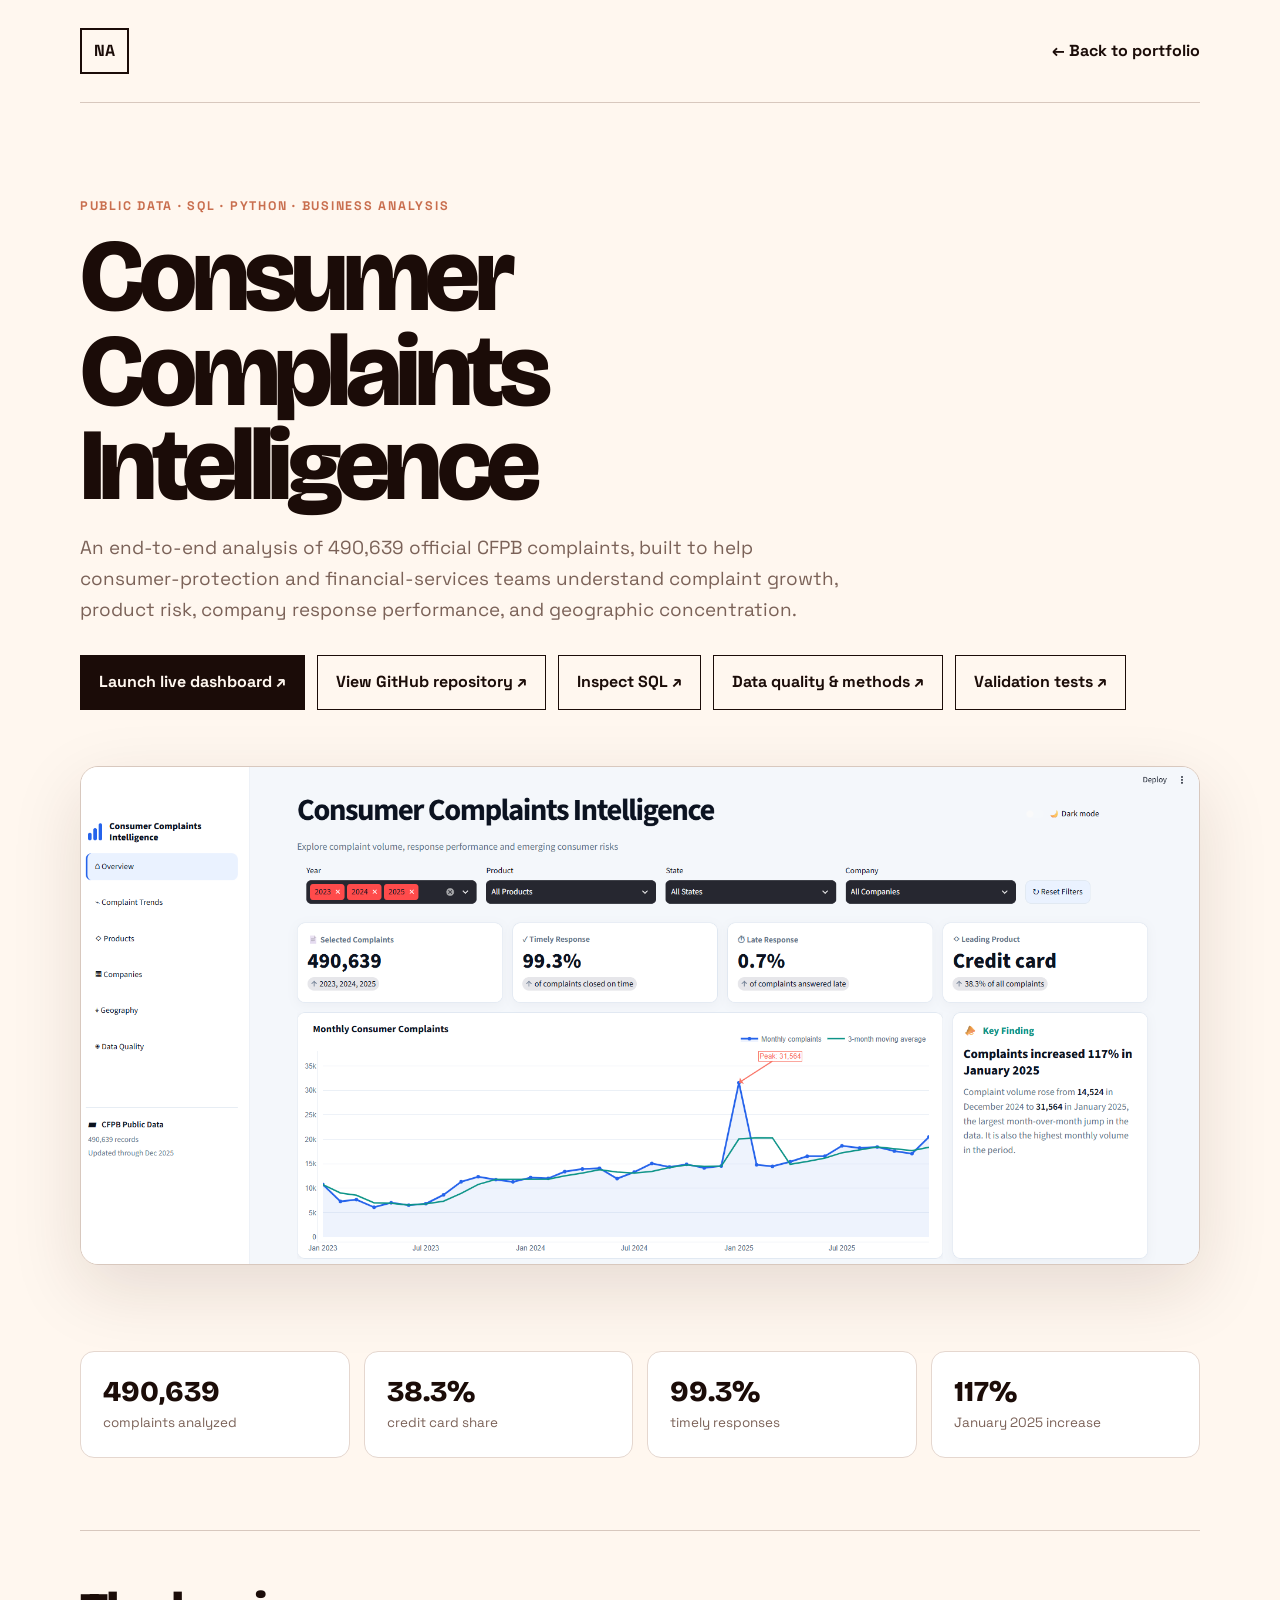
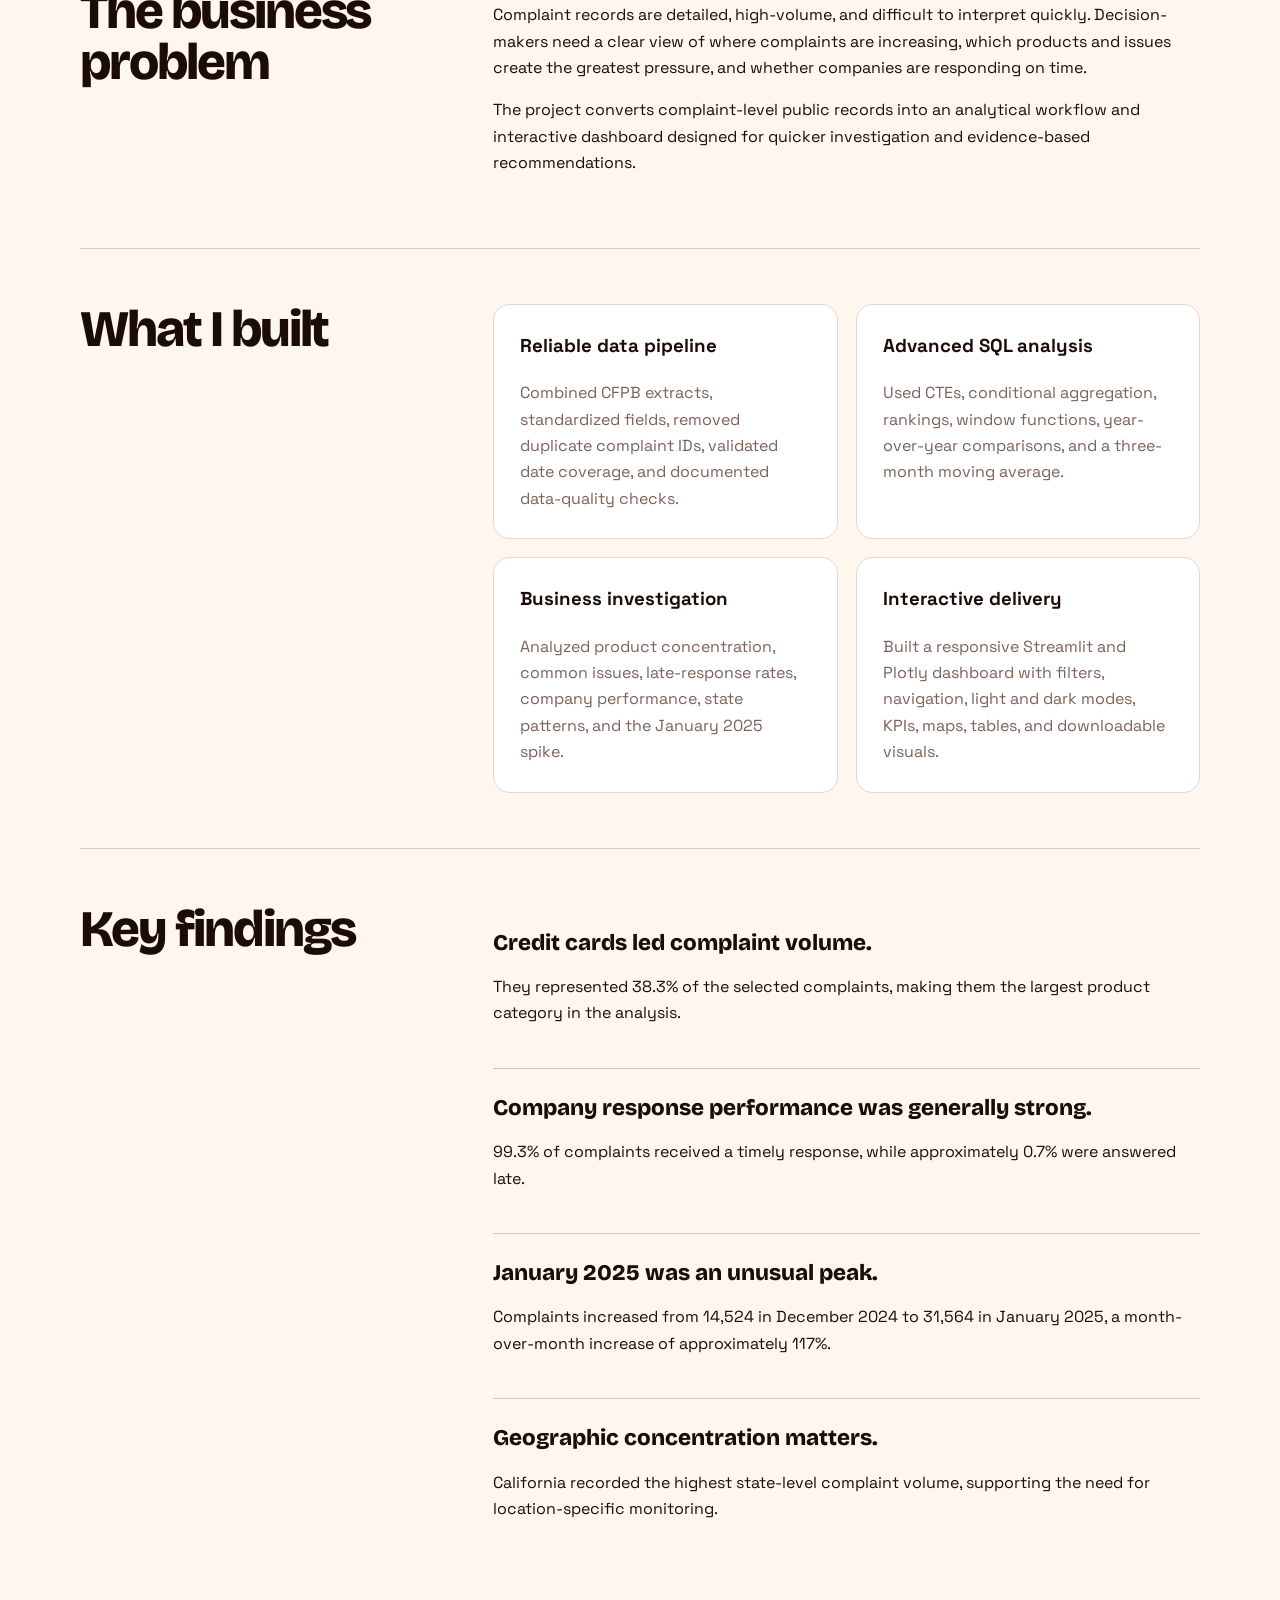
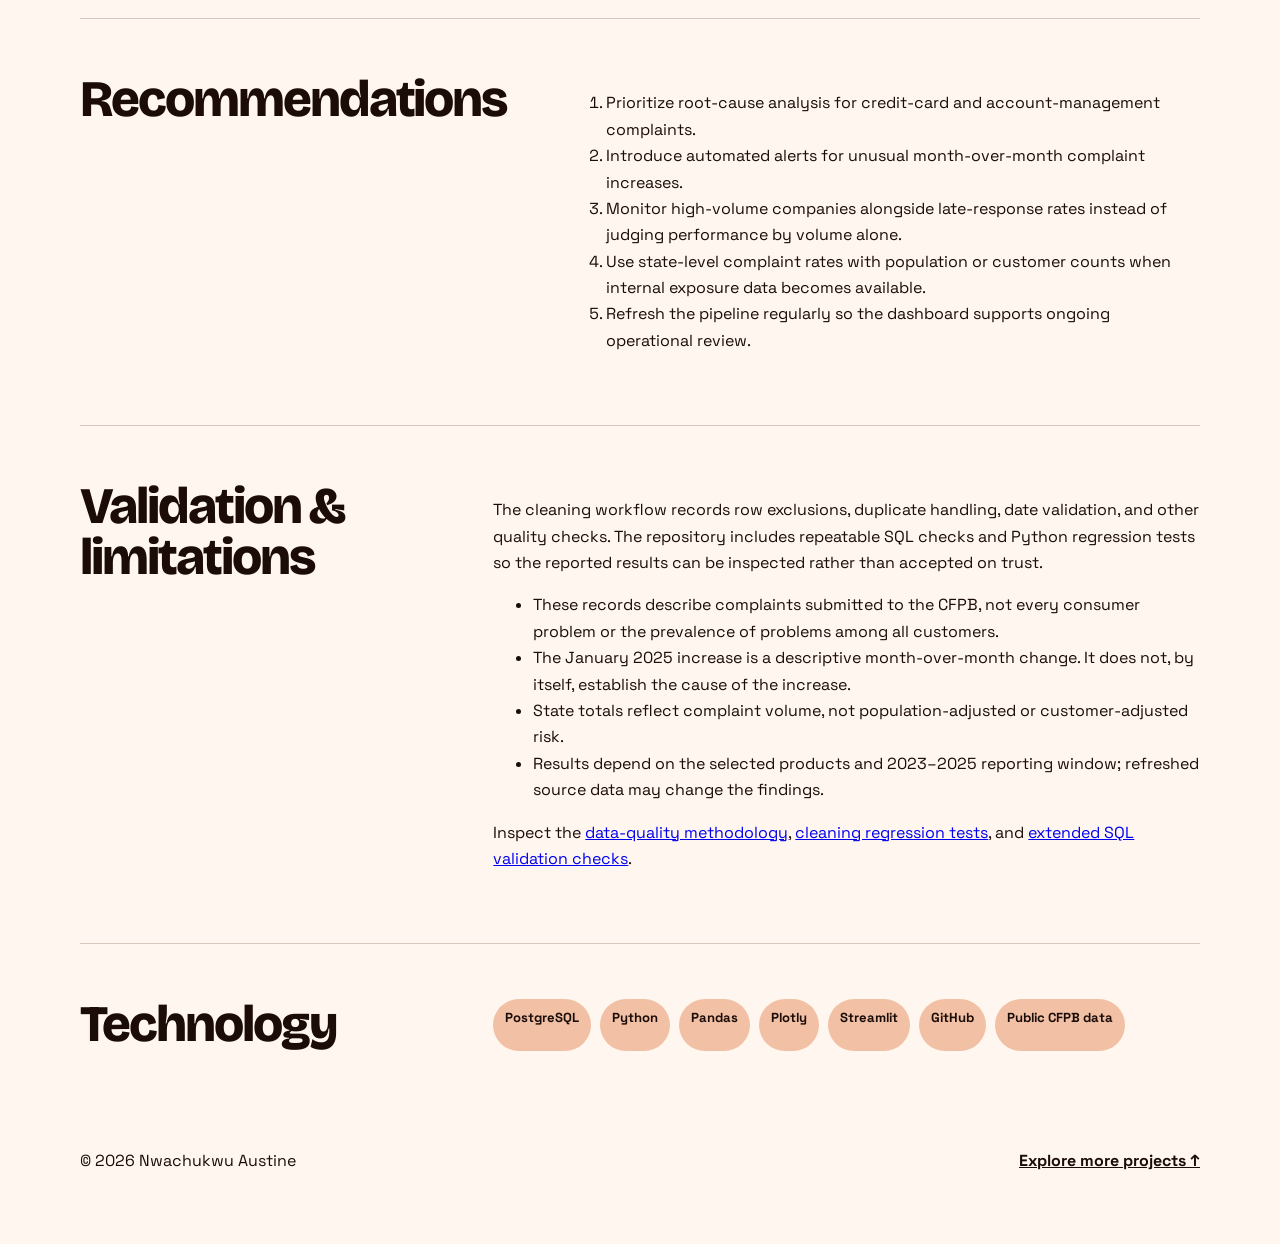
<file: case-studies/consumer-complaints.html>
<!DOCTYPE html>
<html lang="en">
<head>
  <meta charset="UTF-8">
  <meta name="viewport" content="width=device-width, initial-scale=1.0">
  <meta name="description" content="Consumer Complaints Intelligence business analysis case study by Nwachukwu Austine.">
  <title>Consumer Complaints Intelligence | Nwachukwu Austine</title>
  <link rel="preconnect" href="https://fonts.googleapis.com">
  <link rel="preconnect" href="https://fonts.gstatic.com" crossorigin>
  <link href="https://fonts.googleapis.com/css2?family=Bricolage+Grotesque:opsz,wght@12..96,600..800&family=Space+Grotesk:wght@400;500;600;700&display=swap" rel="stylesheet">
  <style>
    :root{--ink:#1b0c08;--brown:#351a12;--clay:#c96f4f;--peach:#f2c1a5;--cream:#fff7ef;--muted:#7b6258}
    *{box-sizing:border-box}body{margin:0;background:var(--cream);color:var(--ink);font-family:"Space Grotesk",sans-serif;line-height:1.65}
    header,main,footer{width:min(1120px,calc(100% - 40px));margin:auto}.nav{display:flex;justify-content:space-between;align-items:center;padding:28px 0}.nav a{color:var(--ink);font-weight:700;text-decoration:none}.mark{border:2px solid var(--ink);padding:8px 12px}
    .hero{padding:80px 0 58px;border-top:1px solid #d8c8be}.eyebrow{color:var(--clay);font-size:.78rem;font-weight:700;letter-spacing:.14em;text-transform:uppercase}.hero h1{max-width:900px;margin:14px 0 18px;font:800 clamp(3rem,8vw,7rem)/.92 "Bricolage Grotesque",sans-serif;letter-spacing:-.055em}.lede{max-width:760px;font-size:1.18rem;color:var(--muted)}
    .actions{display:flex;flex-wrap:wrap;gap:12px;margin-top:30px}.btn{display:inline-block;padding:13px 18px;border:1px solid var(--ink);color:var(--ink);font-weight:700;text-decoration:none}.btn.primary{background:var(--ink);color:var(--cream)}
    .hero img{display:block;width:100%;margin:56px 0 0;border:1px solid #d8c8be;border-radius:18px;box-shadow:0 24px 70px #351a1220}
    .metrics{display:grid;grid-template-columns:repeat(4,1fr);gap:14px;margin:28px 0 72px}.metric{padding:22px;background:#fff;border:1px solid #e5d7cf;border-radius:14px}.metric strong{display:block;font:800 1.8rem "Bricolage Grotesque",sans-serif}.metric span{font-size:.84rem;color:var(--muted)}
    section{padding:55px 0;border-top:1px solid #d8c8be}.section-grid{display:grid;grid-template-columns:1fr 2fr;gap:60px}.section-grid h2{margin:0;font:800 clamp(2rem,4vw,3.5rem)/1 "Bricolage Grotesque",sans-serif;letter-spacing:-.04em}.section-grid h3{margin-top:0}.card-grid{display:grid;grid-template-columns:repeat(2,1fr);gap:18px}.card{padding:26px;border-radius:16px;background:#fff;border:1px solid #e5d7cf}.card p{margin-bottom:0;color:var(--muted)}
    .insight{padding:25px 0;border-bottom:1px solid #d8c8be}.insight strong{font:800 1.4rem "Bricolage Grotesque",sans-serif}.insight:last-child{border:0}.stack{display:flex;flex-wrap:wrap;gap:9px}.stack span{padding:8px 12px;border-radius:999px;background:var(--peach);font-weight:700;font-size:.82rem}
    footer{padding:42px 0 70px;display:flex;justify-content:space-between;gap:20px}footer a{color:var(--ink);font-weight:700}
    @media(max-width:760px){.hero{padding-top:48px}.metrics,.card-grid{grid-template-columns:1fr 1fr}.section-grid{grid-template-columns:1fr;gap:28px}}
    @media(max-width:480px){.metrics,.card-grid{grid-template-columns:1fr}.nav{align-items:flex-start}.hero h1{font-size:3.2rem}}
  </style>
</head>
<body>
  <header><nav class="nav"><a class="mark" href="../index.html">NA</a><a href="../index.html#projects">← Back to portfolio</a></nav></header>
  <main>
    <section class="hero">
      <p class="eyebrow">Public Data · SQL · Python · Business Analysis</p>
      <h1>Consumer Complaints Intelligence</h1>
      <p class="lede">An end-to-end analysis of 490,639 official CFPB complaints, built to help consumer-protection and financial-services teams understand complaint growth, product risk, company response performance, and geographic concentration.</p>
      <div class="actions"><a class="btn primary" href="https://cfpb-complaints-austine.streamlit.app/" target="_blank" rel="noopener">Launch live dashboard ↗</a><a class="btn" href="https://github.com/austinechi1/Consumer-Financial-Complaints-Analysis" target="_blank" rel="noopener">View GitHub repository ↗</a><a class="btn" href="https://github.com/austinechi1/Consumer-Financial-Complaints-Analysis/blob/main/sql/05_business_analysis.sql" target="_blank" rel="noopener">Inspect SQL ↗</a><a class="btn" href="https://github.com/austinechi1/Consumer-Financial-Complaints-Analysis/blob/main/docs/data_quality_methodology.md" target="_blank" rel="noopener">Data quality &amp; methods ↗</a><a class="btn" href="https://github.com/austinechi1/Consumer-Financial-Complaints-Analysis/blob/main/tests/test_combine_clean_cfpb.py" target="_blank" rel="noopener">Validation tests ↗</a></div>
      <img src="../assets/consumer-complaints-dashboard.png" alt="Consumer Complaints Intelligence interactive dashboard">
    </section>
    <div class="metrics"><div class="metric"><strong>490,639</strong><span>complaints analyzed</span></div><div class="metric"><strong>38.3%</strong><span>credit card share</span></div><div class="metric"><strong>99.3%</strong><span>timely responses</span></div><div class="metric"><strong>117%</strong><span>January 2025 increase</span></div></div>

    <section class="section-grid"><h2>The business problem</h2><div><p>Complaint records are detailed, high-volume, and difficult to interpret quickly. Decision-makers need a clear view of where complaints are increasing, which products and issues create the greatest pressure, and whether companies are responding on time.</p><p>The project converts complaint-level public records into an analytical workflow and interactive dashboard designed for quicker investigation and evidence-based recommendations.</p></div></section>

    <section class="section-grid"><h2>What I built</h2><div class="card-grid"><article class="card"><h3>Reliable data pipeline</h3><p>Combined CFPB extracts, standardized fields, removed duplicate complaint IDs, validated date coverage, and documented data-quality checks.</p></article><article class="card"><h3>Advanced SQL analysis</h3><p>Used CTEs, conditional aggregation, rankings, window functions, year-over-year comparisons, and a three-month moving average.</p></article><article class="card"><h3>Business investigation</h3><p>Analyzed product concentration, common issues, late-response rates, company performance, state patterns, and the January 2025 spike.</p></article><article class="card"><h3>Interactive delivery</h3><p>Built a responsive Streamlit and Plotly dashboard with filters, navigation, light and dark modes, KPIs, maps, tables, and downloadable visuals.</p></article></div></section>

    <section class="section-grid"><h2>Key findings</h2><div><div class="insight"><strong>Credit cards led complaint volume.</strong><p>They represented 38.3% of the selected complaints, making them the largest product category in the analysis.</p></div><div class="insight"><strong>Company response performance was generally strong.</strong><p>99.3% of complaints received a timely response, while approximately 0.7% were answered late.</p></div><div class="insight"><strong>January 2025 was an unusual peak.</strong><p>Complaints increased from 14,524 in December 2024 to 31,564 in January 2025, a month-over-month increase of approximately 117%.</p></div><div class="insight"><strong>Geographic concentration matters.</strong><p>California recorded the highest state-level complaint volume, supporting the need for location-specific monitoring.</p></div></div></section>

    <section class="section-grid"><h2>Recommendations</h2><div><ol><li>Prioritize root-cause analysis for credit-card and account-management complaints.</li><li>Introduce automated alerts for unusual month-over-month complaint increases.</li><li>Monitor high-volume companies alongside late-response rates instead of judging performance by volume alone.</li><li>Use state-level complaint rates with population or customer counts when internal exposure data becomes available.</li><li>Refresh the pipeline regularly so the dashboard supports ongoing operational review.</li></ol></div></section>

    <section class="section-grid"><h2>Validation &amp; limitations</h2><div><p>The cleaning workflow records row exclusions, duplicate handling, date validation, and other quality checks. The repository includes repeatable SQL checks and Python regression tests so the reported results can be inspected rather than accepted on trust.</p><ul><li>These records describe complaints submitted to the CFPB, not every consumer problem or the prevalence of problems among all customers.</li><li>The January 2025 increase is a descriptive month-over-month change. It does not, by itself, establish the cause of the increase.</li><li>State totals reflect complaint volume, not population-adjusted or customer-adjusted risk.</li><li>Results depend on the selected products and 2023–2025 reporting window; refreshed source data may change the findings.</li></ul><p>Inspect the <a href="https://github.com/austinechi1/Consumer-Financial-Complaints-Analysis/blob/main/docs/data_quality_methodology.md" target="_blank" rel="noopener">data-quality methodology</a>, <a href="https://github.com/austinechi1/Consumer-Financial-Complaints-Analysis/blob/main/tests/test_combine_clean_cfpb.py" target="_blank" rel="noopener">cleaning regression tests</a>, and <a href="https://github.com/austinechi1/Consumer-Financial-Complaints-Analysis/blob/main/sql/06_extended_data_quality_checks.sql" target="_blank" rel="noopener">extended SQL validation checks</a>.</p></div></section>

    <section class="section-grid"><h2>Technology</h2><div class="stack"><span>PostgreSQL</span><span>Python</span><span>Pandas</span><span>Plotly</span><span>Streamlit</span><span>GitHub</span><span>Public CFPB data</span></div></section>
  </main>
  <footer><span>© 2026 Nwachukwu Austine</span><a href="../index.html#projects">Explore more projects ↑</a></footer>
</body>
</html>
</file>
